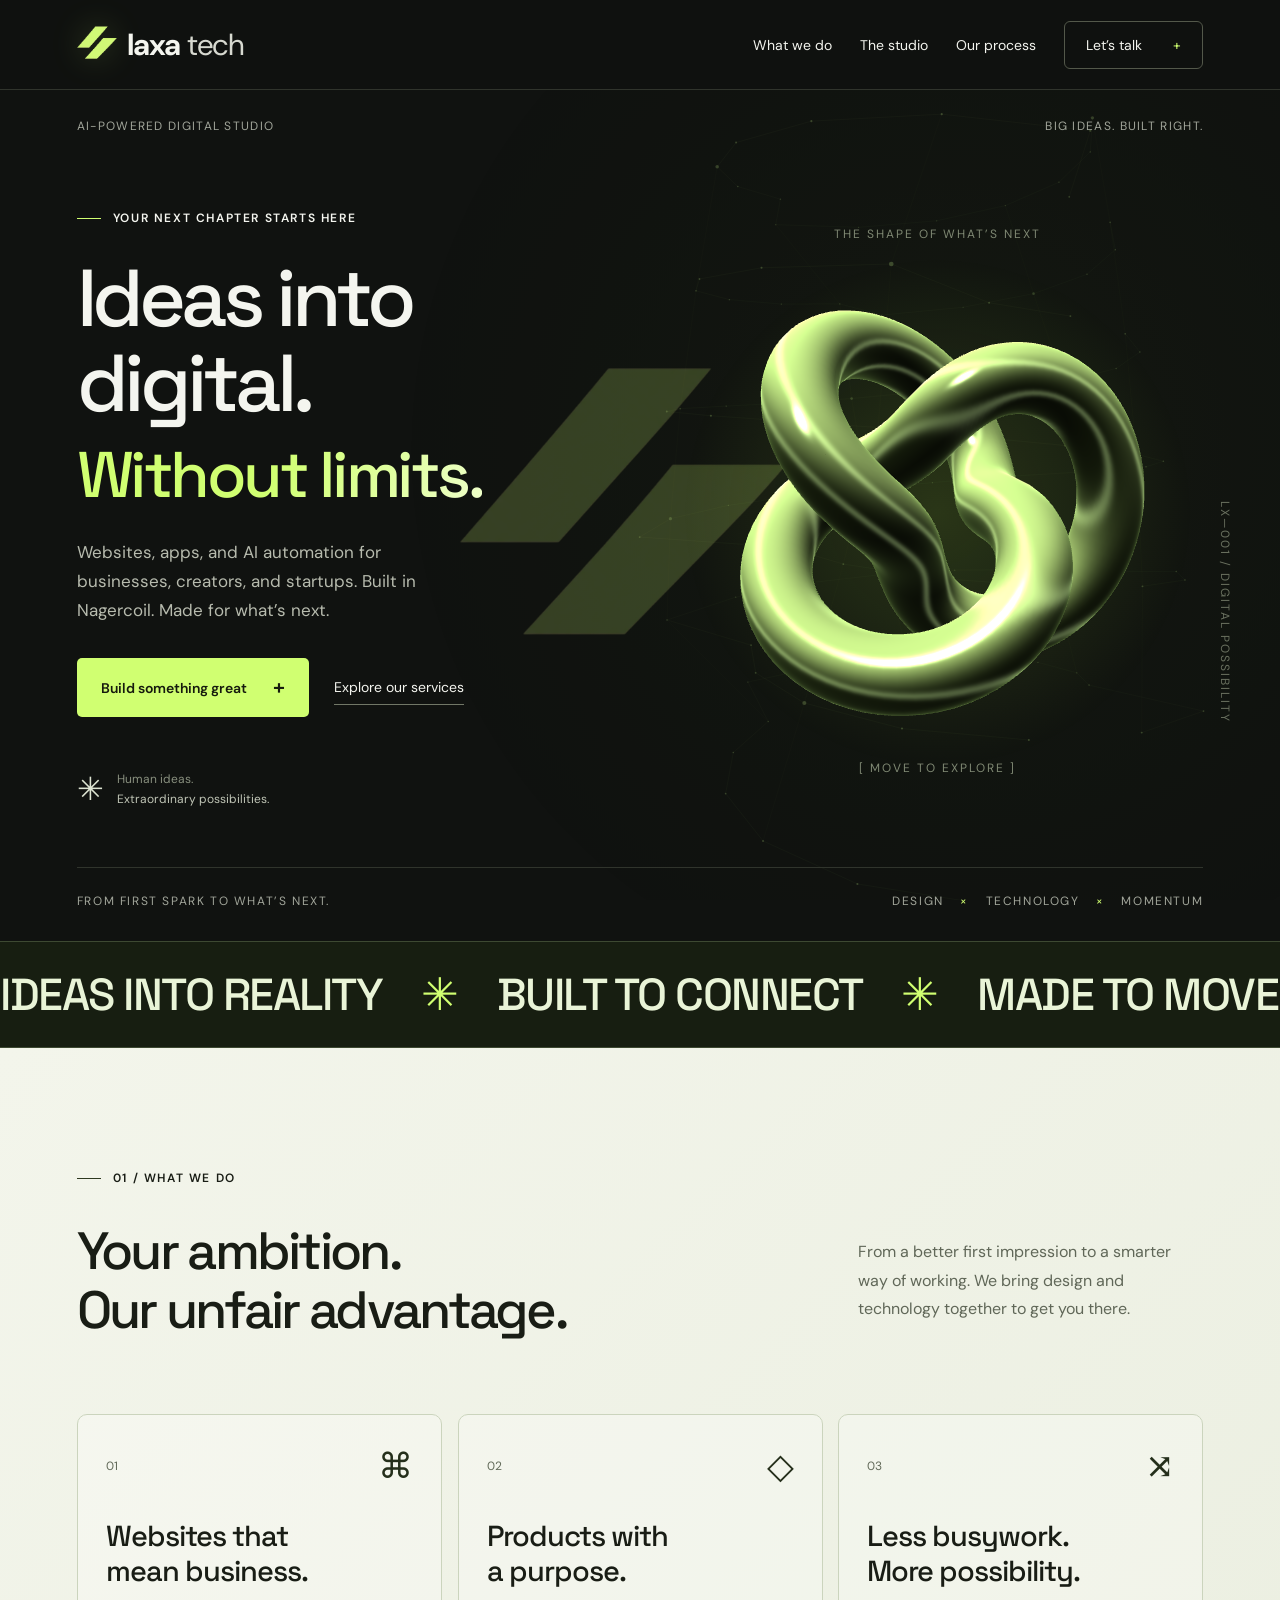
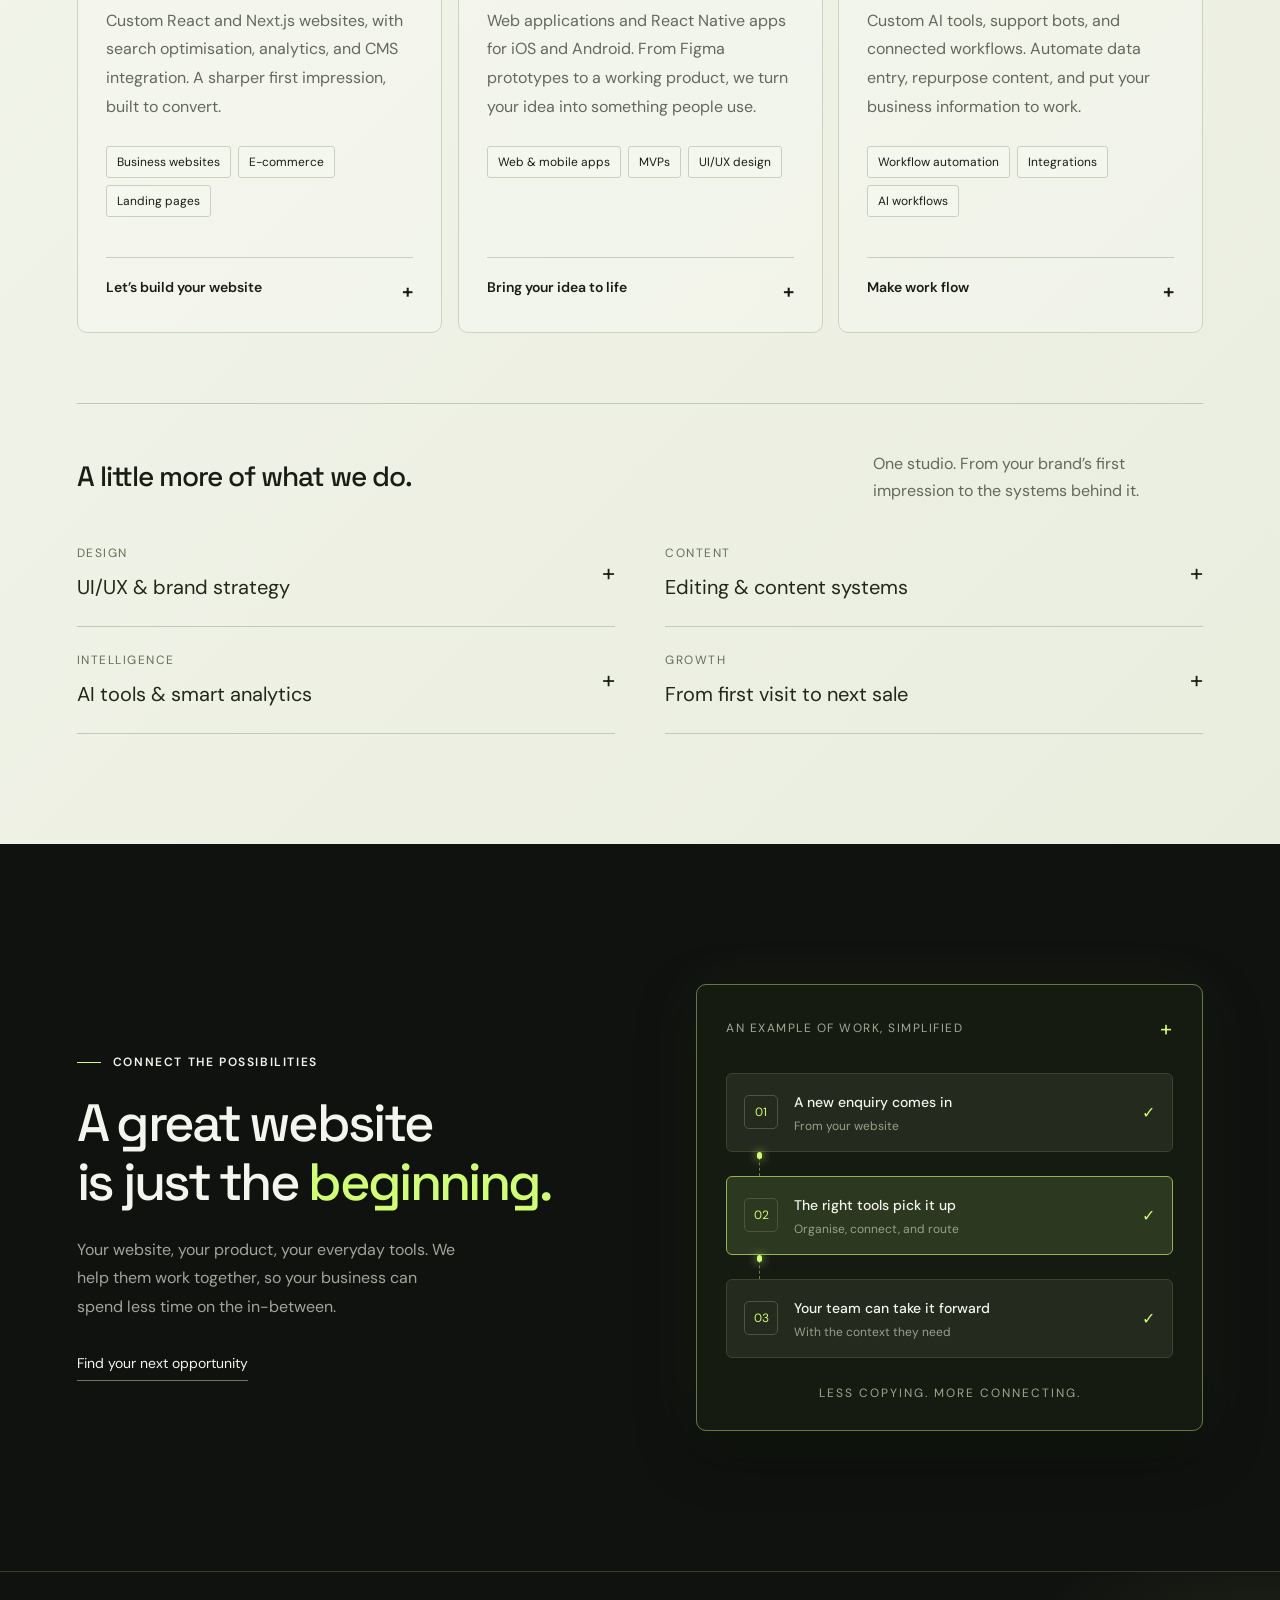
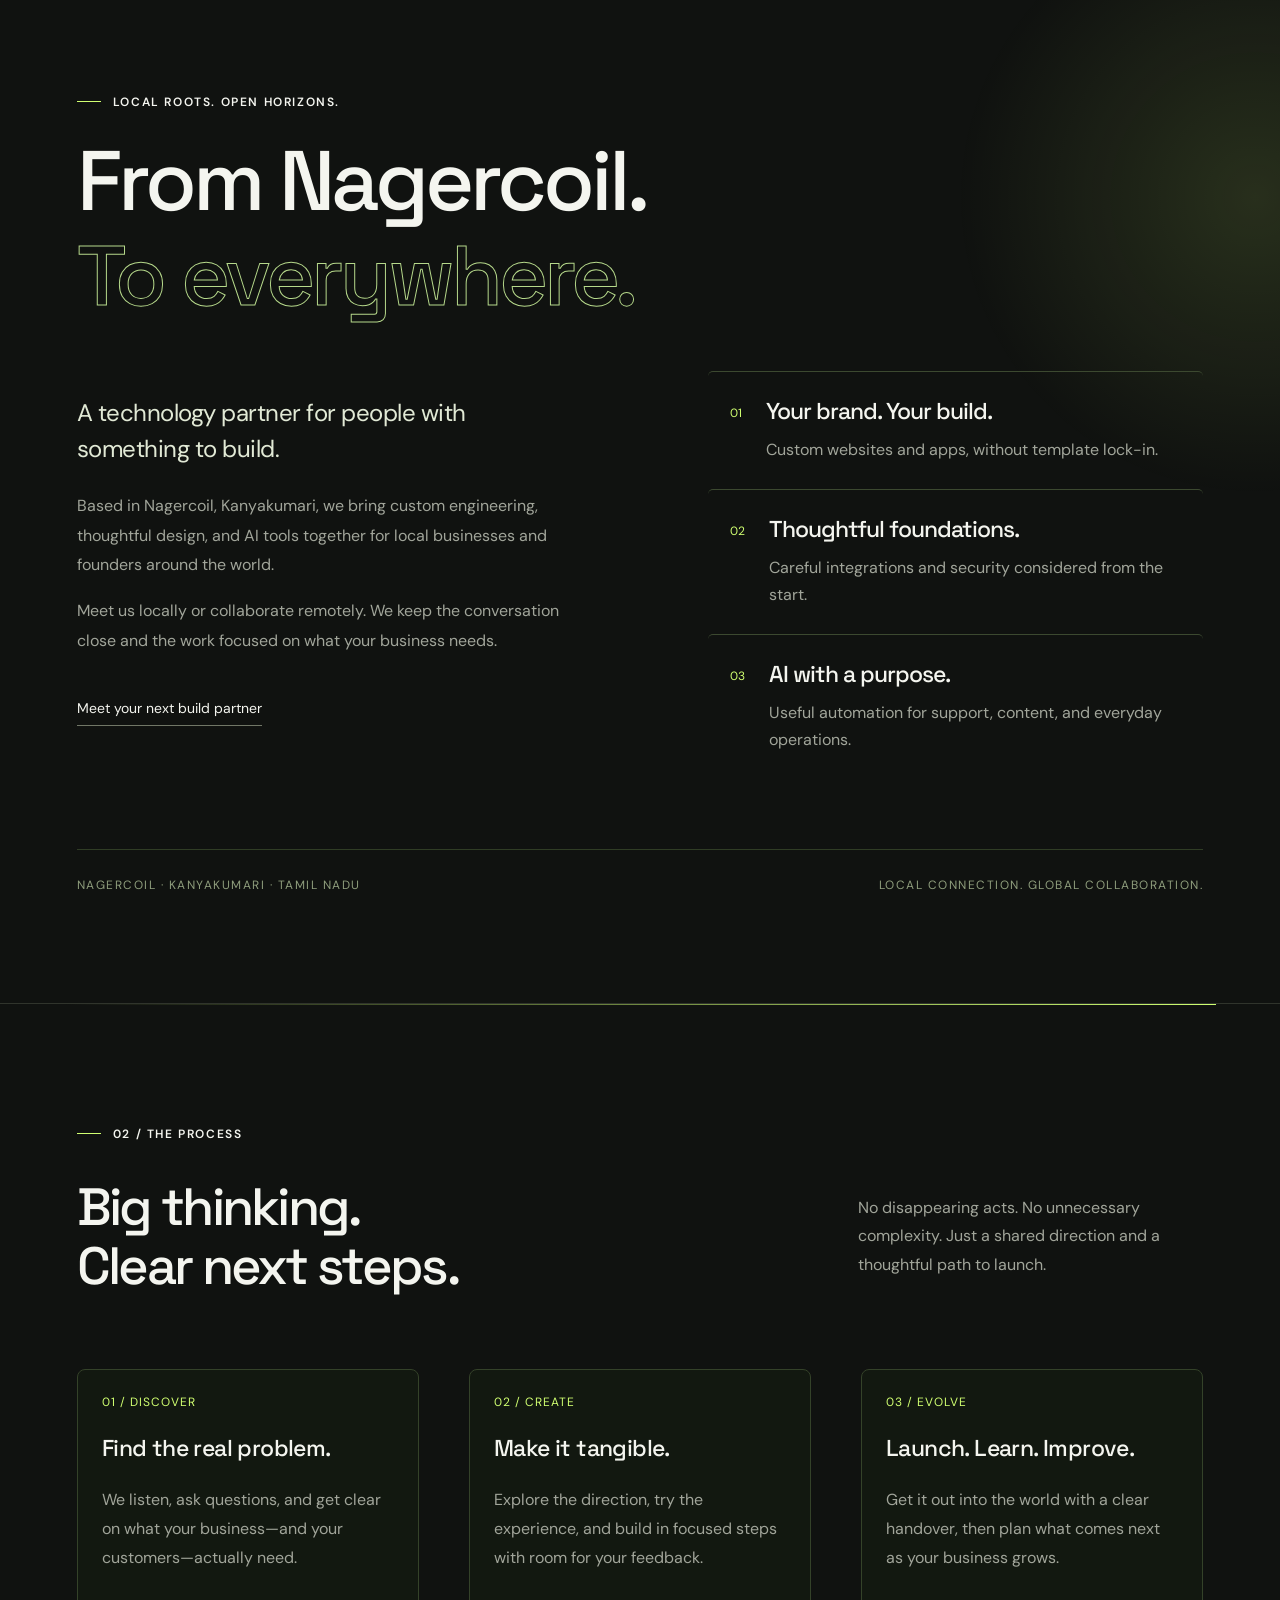
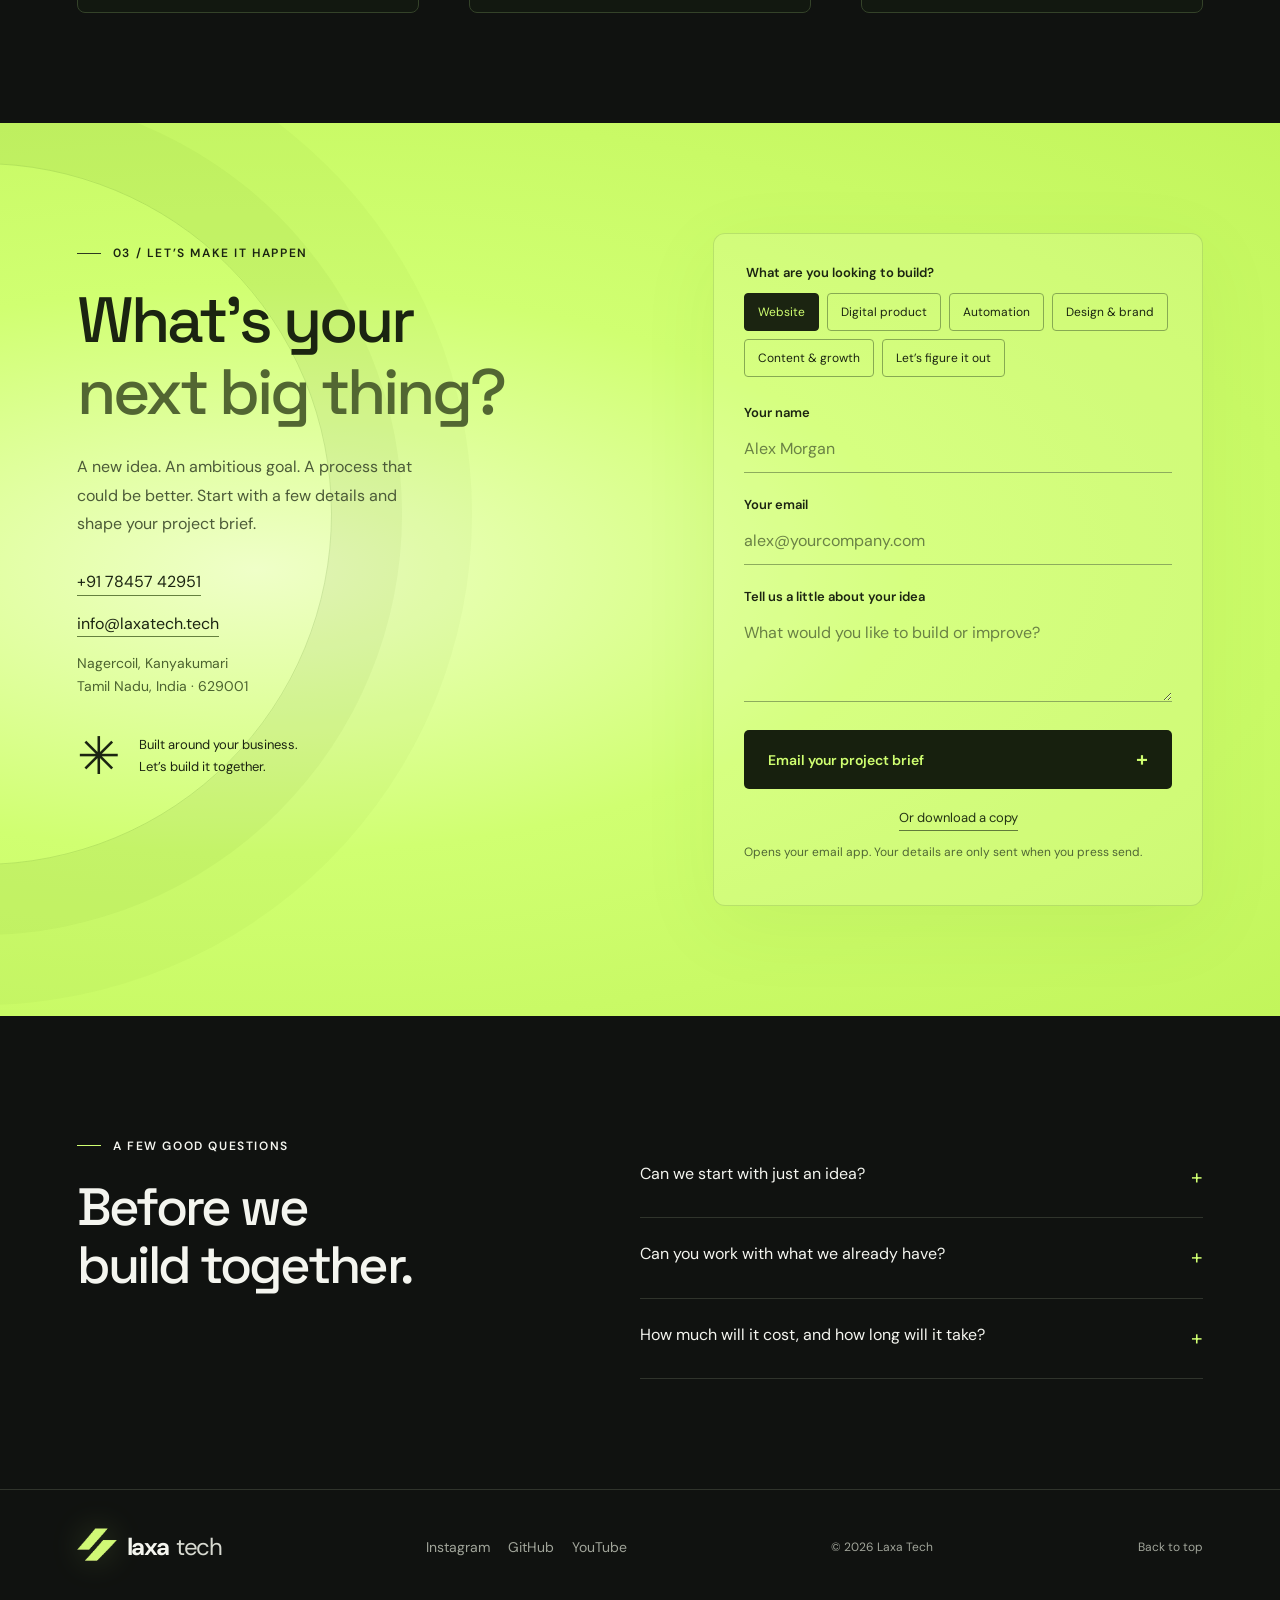
<file: index.html>
<!DOCTYPE html>
<html lang="en">
<head>
  <meta charset="utf-8"><meta name="viewport" content="width=device-width, initial-scale=1">
  <title>LaxaTech | Custom AI Web Development &amp; MVP Studio</title>
  <meta name="description" content="LaxaTech builds custom AI websites, web apps, and MVPs for ambitious founders and businesses. Start your next digital product in Nagercoil.">
  <link rel="canonical" href="https://laxatech.tech/">
  <meta name="robots" content="index,follow,max-image-preview:large">
  <meta name="theme-color" content="#101210">
  <meta property="og:type" content="website"><meta property="og:site_name" content="LaxaTech"><meta property="og:url" content="https://laxatech.tech/">
  <meta property="og:title" content="LaxaTech | Custom AI Web Development &amp; MVP Studio"><meta property="og:description" content="Custom AI websites, web apps, MVPs, and workflow automation for ambitious founders and businesses.">
  <meta property="og:locale" content="en_IN">
  <meta name="twitter:card" content="summary_large_image"><meta name="twitter:title" content="LaxaTech | Custom AI Web Development &amp; MVP Studio"><meta name="twitter:description" content="Custom AI websites, web apps, MVPs, and workflow automation for ambitious founders and businesses.">
  <link rel="preconnect" href="https://fonts.googleapis.com">
  <link rel="preconnect" href="https://fonts.gstatic.com" crossorigin>
  <link rel="icon" href="/favicon.ico" sizes="any">
  <link rel="icon" type="image/png" href="/icon.png" sizes="96x96">
  <link rel="apple-touch-icon" href="/apple-touch-icon.png" sizes="180x180">
  <link rel="shortcut icon" href="/favicon.ico">
  <script type="application/ld+json">
  {
    "@context": "https://schema.org",
    "@graph": [
      {
        "@type": "Organization",
        "@id": "https://laxatech.tech/#organization",
        "name": "LaxaTech",
        "url": "https://laxatech.tech/",
        "logo": "https://laxatech.tech/icon.png",
        "founder": {"@type": "Person", "name": "Jenish"},
        "sameAs": [
          "https://github.com/jenish-prog",
          "https://www.instagram.com/laxatech.tech/",
          "https://www.youtube.com/@Jenish.S"
        ]
      },
      {
        "@type": "ProfessionalService",
        "@id": "https://laxatech.tech/#professional-service",
        "name": "LaxaTech",
        "url": "https://laxatech.tech/",
        "description": "Custom AI web development, MVP development, and workflow automation studio based in Nagercoil, India.",
        "parentOrganization": {"@id": "https://laxatech.tech/#organization"},
        "areaServed": ["India", "Worldwide"],
        "address": {"@type": "PostalAddress", "addressLocality": "Nagercoil", "addressRegion": "Tamil Nadu", "addressCountry": "IN"},
        "telephone": "+91 78457 42951",
        "email": "info@laxatech.tech",
        "serviceType": ["Custom web development", "AI integration services", "MVP development", "Workflow automation"]
      }
    ]
  }
  </script>
  <link rel="stylesheet" href="style.css"><link rel="stylesheet" href="effects.css"><link rel="stylesheet" href="background-logo.css"><script src="effects.js" defer></script><script src="app.js" defer></script>
</head>
<body>
  <canvas id="ambient-field" aria-hidden="true"></canvas><div class="scroll-progress" aria-hidden="true"></div>
  <a class="skip" href="#main">Skip to content</a>
  <header class="header wrap"><a class="brand" href="#" aria-label="Laxa Tech home"><span class="brand-logo"><img src="bg%20logo.png" alt="Laxa Tech logo"></span>laxa<span class="brand-light">tech</span></a><nav aria-label="Main navigation"><a href="#services">What we do</a><a href="#studio">The studio</a><a href="#approach">Our process</a><a class="nav-cta" href="#start">Let’s talk <span class="tiny-cross" aria-hidden="true">+</span></a></nav></header>
  <main id="main">
  <section class="hero wrap" aria-labelledby="hero-title">
    <div class="hero-topline"><span>AI-POWERED DIGITAL STUDIO</span><span>BIG IDEAS. BUILT RIGHT.</span></div>
    <div class="hero-grid"><div class="hero-copy"><p class="eyebrow"><span class="line"></span> YOUR NEXT CHAPTER STARTS HERE</p><h1 id="hero-title">Ideas into<br>digital.<br><span class="accent">Without limits.</span></h1><p class="hero-description">Websites, apps, and AI automation for businesses, creators, and startups. Built in Nagercoil. Made for what’s next.</p><div class="hero-actions"><a class="button primary" href="#start">Build something great <span aria-hidden="true">+</span></a><a class="text-link" href="#services">Explore our services</a></div><div class="hero-note"><span class="mini-symbol" aria-hidden="true">✳</span><span>Human ideas.<br><strong>Extraordinary possibilities.</strong></span></div></div>
      <div class="scene" id="scene"><canvas id="sculpture" aria-label="Interactive rotating metallic 3D sculpture"></canvas><div class="scene-fallback" aria-hidden="true">L<span>×</span></div><span class="scene-label top">THE SHAPE OF WHAT’S NEXT</span><span class="scene-label bottom">[ MOVE TO EXPLORE ]</span><span class="scene-coord">LX—001 / DIGITAL POSSIBILITY</span></div>
    </div>
    <div class="hero-bottom"><span>FROM FIRST SPARK TO WHAT’S NEXT.</span><span>DESIGN <b>×</b> TECHNOLOGY <b>×</b> MOMENTUM</span></div>
  </section>
  <div class="kinetic-band" aria-hidden="true"><div class="kinetic-track"><span>IDEAS INTO REALITY <i>✳</i> BUILT TO CONNECT <i>✳</i> MADE TO MOVE <i>✳</i>&nbsp;</span><span>IDEAS INTO REALITY <i>✳</i> BUILT TO CONNECT <i>✳</i> MADE TO MOVE <i>✳</i>&nbsp;</span></div></div>
  <section id="services" class="services section"><div class="wrap">
    <div class="section-heading"><p class="eyebrow dark"><span class="line"></span> 01 / WHAT WE DO</p><div class="section-intro"><h2>Your ambition.<br>Our unfair advantage.</h2><p>From a better first impression to a smarter way of working. We bring design and technology together to get you there.</p></div></div>
    <div class="service-grid">
      <article class="service"><div class="service-meta"><span>01</span><span class="service-icon" aria-hidden="true">⌘</span></div><h3>Websites that<br>mean business.</h3><p>Custom React and Next.js websites, with search optimisation, analytics, and CMS integration. A sharper first impression, built to convert.</p><ul class="tags"><li>Business websites</li><li>E-commerce</li><li>Landing pages</li></ul><a href="#start" data-service="Website" class="service-link">Let’s build your website <span aria-hidden="true">+</span></a></article>
      <article class="service"><div class="service-meta"><span>02</span><span class="service-icon" aria-hidden="true">◇</span></div><h3>Products with<br>a purpose.</h3><p>Web applications and React Native apps for iOS and Android. From Figma prototypes to a working product, we turn your idea into something people use.</p><ul class="tags"><li>Web & mobile apps</li><li>MVPs</li><li>UI/UX design</li></ul><a href="#start" data-service="Digital product" class="service-link">Bring your idea to life <span aria-hidden="true">+</span></a></article>
      <article class="service"><div class="service-meta"><span>03</span><span class="service-icon" aria-hidden="true">⤨</span></div><h3>Less busywork.<br>More possibility.</h3><p>Custom AI tools, support bots, and connected workflows. Automate data entry, repurpose content, and put your business information to work.</p><ul class="tags"><li>Workflow automation</li><li>Integrations</li><li>AI workflows</li></ul><a href="#start" data-service="Automation" class="service-link">Make work flow <span aria-hidden="true">+</span></a></article>
    </div>
    <div class="expertise"><div class="expertise-heading"><h3>A little more of what we do.</h3><p>One studio. From your brand’s first impression to the systems behind it.</p></div><div class="expertise-grid">
    <details><summary><span><small>DESIGN</small>UI/UX & brand strategy</span><b aria-hidden="true">+</b></summary><p>Shape a clear identity with positioning, a brand book, and a visual language. Validate your product with Figma prototypes and reusable design systems.</p><a href="#start" data-service="Design & brand">Shape your brand</a></details>
    <details><summary><span><small>CONTENT</small>Editing & content systems</span><b aria-hidden="true">+</b></summary><p>Story-led editing for YouTube and Reels, plus AI pipelines that turn your videos into blog posts, social content, and newsletters.</p><a href="#start" data-service="Content & growth">Create your content system</a></details>
    <details><summary><span><small>INTELLIGENCE</small>AI tools & smart analytics</span><b aria-hidden="true">+</b></summary><p>Connect OpenAI or Gemini to useful workflows, extract information from your data, and build dashboards that help your team make better decisions.</p><a href="#start" data-service="Automation">Explore AI for your business</a></details>
    <details><summary><span><small>GROWTH</small>From first visit to next sale</span><b aria-hidden="true">+</b></summary><p>Bring landing pages, email sequences, and payments together in a connected customer journey that is easier to manage and improve.</p><a href="#start" data-service="Content & growth">Connect your customer journey</a></details>
    </div></div></div>
  </section>
  <section class="possibility section wrap"><div class="possibility-copy"><p class="eyebrow"><span class="line"></span> CONNECT THE POSSIBILITIES</p><h2>A great website<br>is just the <span class="accent-word">beginning.</span></h2><p>Your website, your product, your everyday tools. We help them work together, so your business can spend less time on the in-between.</p><a href="#start" data-service="Automation" class="text-link">Find your next opportunity</a></div><div class="workflow" aria-label="Example connected workflow"><div class="workflow-top"><span>AN EXAMPLE OF WORK, SIMPLIFIED</span><span class="workflow-plus" aria-hidden="true">+</span></div><div class="flow-node"><span class="node-icon">01</span><div><strong>A new enquiry comes in</strong><small>From your website</small></div><span class="node-check" aria-hidden="true">✓</span></div><div class="flow-connector" aria-hidden="true"></div><div class="flow-node featured"><span class="node-icon">02</span><div><strong>The right tools pick it up</strong><small>Organise, connect, and route</small></div><span class="node-check" aria-hidden="true">✓</span></div><div class="flow-connector" aria-hidden="true"></div><div class="flow-node"><span class="node-icon">03</span><div><strong>Your team can take it forward</strong><small>With the context they need</small></div><span class="node-check" aria-hidden="true">✓</span></div><p class="workflow-caption">LESS COPYING. MORE CONNECTING.</p></div></section>

  <section id="studio" class="studio section wrap"><div class="studio-heading"><p class="eyebrow"><span class="line"></span> LOCAL ROOTS. OPEN HORIZONS.</p><h2>From Nagercoil.<br><span class="outline-text">To everywhere.</span></h2></div><div class="studio-grid"><div class="studio-copy"><p class="large-copy">A technology partner for people with something to build.</p><p>Based in Nagercoil, Kanyakumari, we bring custom engineering, thoughtful design, and AI tools together for local businesses and founders around the world.</p><p>Meet us locally or collaborate remotely. We keep the conversation close and the work focused on what your business needs.</p><a class="text-link" href="#start">Meet your next build partner</a></div><div class="studio-principles"><article><span>01</span><div><h3>Your brand. Your build.</h3><p>Custom websites and apps, without template lock-in.</p></div></article><article><span>02</span><div><h3>Thoughtful foundations.</h3><p>Careful integrations and security considered from the start.</p></div></article><article><span>03</span><div><h3>AI with a purpose.</h3><p>Useful automation for support, content, and everyday operations.</p></div></article></div></div><div class="studio-coordinate"><span>NAGERCOIL · KANYAKUMARI · TAMIL NADU</span><span>LOCAL CONNECTION. GLOBAL COLLABORATION.</span></div></section>
  <section id="approach" class="approach section wrap"><div class="section-heading"><p class="eyebrow"><span class="line"></span> 02 / THE PROCESS</p><div class="section-intro"><h2>Big thinking.<br>Clear next steps.</h2><p>No disappearing acts. No unnecessary complexity. Just a shared direction and a thoughtful path to launch.</p></div></div><div class="process-grid"><article><span class="process-number">01 / DISCOVER</span><h3>Find the real problem.</h3><p>We listen, ask questions, and get clear on what your business—and your customers—actually need.</p></article><article><span class="process-number">02 / CREATE</span><h3>Make it tangible.</h3><p>Explore the direction, try the experience, and build in focused steps with room for your feedback.</p></article><article><span class="process-number">03 / EVOLVE</span><h3>Launch. Learn. Improve.</h3><p>Get it out into the world with a clear handover, then plan what comes next as your business grows.</p></article></div></section>
  <section id="start" class="contact section"><div class="wrap contact-grid"><div class="contact-copy"><p class="eyebrow dark"><span class="line"></span> 03 / LET’S MAKE IT HAPPEN</p><h2>What’s your<br><span>next big thing?</span></h2><p>A new idea. An ambitious goal. A process that could be better. Start with a few details and shape your project brief.</p><address class="contact-details"><a href="tel:+917845742951">+91 78457 42951</a><a href="mailto:info@laxatech.tech">info@laxatech.tech</a><span>Nagercoil, Kanyakumari<br>Tamil Nadu, India · 629001</span></address><div class="contact-signoff"><span aria-hidden="true">✳</span><p>Built around your business.<br>Let’s build it together.</p></div></div><form id="brief-form"><fieldset><legend>What are you looking to build?</legend><div class="service-choices"><label><input type="radio" name="service" value="Website" checked><span>Website</span></label><label><input type="radio" name="service" value="Digital product"><span>Digital product</span></label><label><input type="radio" name="service" value="Automation"><span>Automation</span></label><label><input type="radio" name="service" value="Design & brand"><span>Design & brand</span></label><label><input type="radio" name="service" value="Content & growth"><span>Content & growth</span></label><label><input type="radio" name="service" value="Let’s figure it out"><span>Let’s figure it out</span></label></div></fieldset><label class="field-label" for="name">Your name</label><input id="name" name="name" autocomplete="name" placeholder="Alex Morgan" required maxlength="100"><label class="field-label" for="email">Your email</label><input id="email" name="email" type="email" autocomplete="email" placeholder="alex@yourcompany.com" required maxlength="200"><label class="field-label" for="idea">Tell us a little about your idea</label><textarea id="idea" name="idea" rows="3" placeholder="What would you like to build or improve?" required maxlength="4000"></textarea><button class="button dark-button" type="submit">Email your project brief <span aria-hidden="true">+</span></button><button class="download-brief" type="submit" data-action="download">Or download a copy</button><p class="form-note">Opens your email app. Your details are only sent when you press send.</p><p id="form-status" role="status" aria-live="polite"></p></form></div></section>
  <section class="faq section wrap"><div><p class="eyebrow"><span class="line"></span> A FEW GOOD QUESTIONS</p><h2>Before we<br>build together.</h2></div><div class="questions"><details><summary>Can we start with just an idea?<span aria-hidden="true">+</span></summary><p>Absolutely. Bring the problem you want to solve or the opportunity you see. We can help turn that into a clear scope and a practical first version.</p></details><details><summary>Can you work with what we already have?<span aria-hidden="true">+</span></summary><p>Yes. A project can begin with an existing website, product, or set of business tools. We start by understanding what works and where things could be better.</p></details><details><summary>How much will it cost, and how long will it take?<span aria-hidden="true">+</span></summary><p>That depends on the scope, the complexity, and what is already in place. We define the deliverables, timeline, and cost with you before the build begins.</p></details></div></section>
  </main>
  <footer class="wrap footer"><a class="brand" href="#"><span class="brand-logo"><img src="bg%20logo.png" alt="Laxa Tech logo"></span>laxa<span class="brand-light">tech</span></a><nav class="social-links" aria-label="Social profiles"><a href="https://www.instagram.com/laxatech.tech/" target="_blank" rel="noopener noreferrer">Instagram</a><a href="https://github.com/jenish-prog" target="_blank" rel="noopener noreferrer">GitHub</a><a href="https://www.youtube.com/@Jenish.S" target="_blank" rel="noopener noreferrer">YouTube</a></nav><span>© <span id="year">2026</span> Laxa Tech</span><a href="#">Back to top</a></footer>
</body></html>
</file>
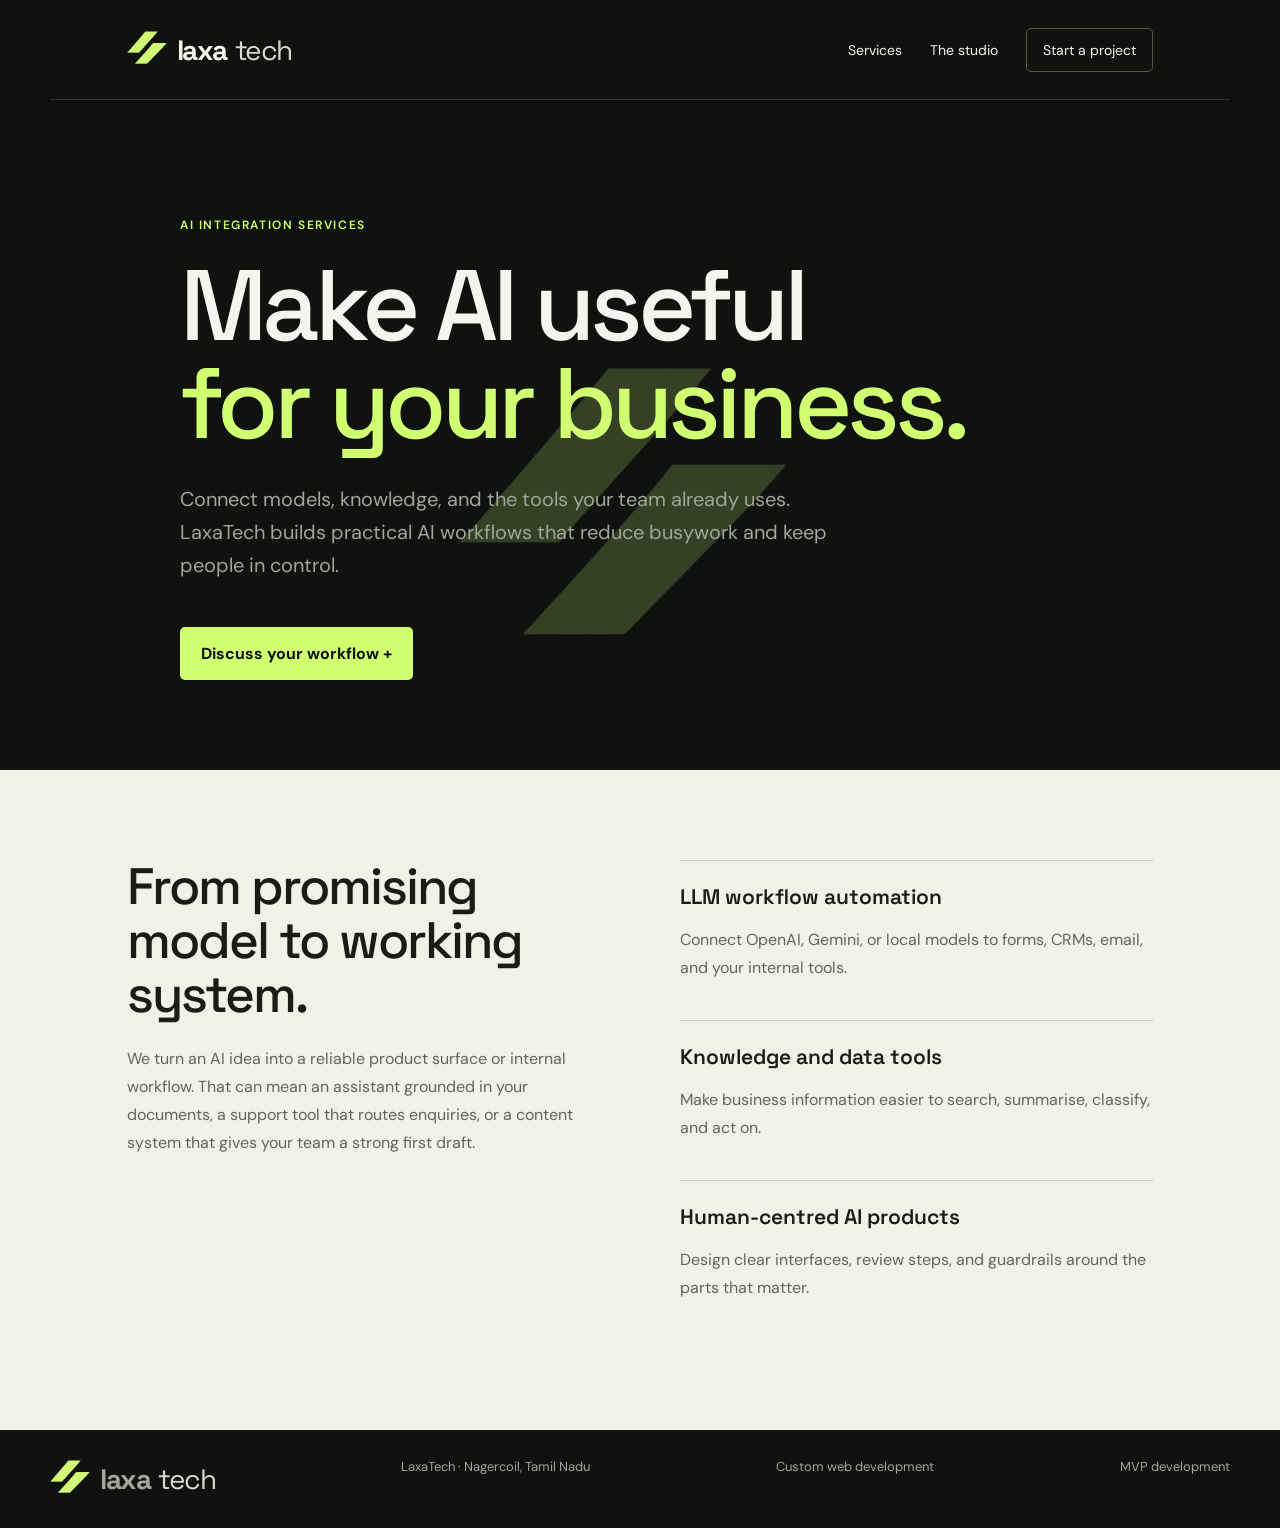
<file: ai-integration-services/index.html>
<!DOCTYPE html>
<html lang="en">
<head>
  <meta charset="utf-8"><meta name="viewport" content="width=device-width, initial-scale=1">
  <title>AI Integration Services for Business | LaxaTech</title>
  <meta name="description" content="LaxaTech connects AI models, business data, and everyday tools into useful workflows, assistants, and automations for growing teams.">
  <link rel="canonical" href="https://laxatech.tech/ai-integration-services">
  <meta name="robots" content="index,follow">
  <link rel="stylesheet" href="../service-page.css"><link rel="stylesheet" href="../background-logo.css">
  <script type="application/ld+json">{"@context":"https://schema.org","@type":"Service","name":"AI integration services","provider":{"@type":"Organization","name":"LaxaTech","url":"https://laxatech.tech/"},"serviceType":"AI integration services","areaServed":"Worldwide"}</script>
</head>
<body>
  <header class="header wrap"><a class="brand" href="../"><span class="brand-logo"><img src="../bg%20logo.png" alt="Laxa Tech logo"></span>laxa<span class="brand-light">tech</span></a><nav aria-label="Main navigation"><a href="../#services">Services</a><a href="../#studio">The studio</a><a class="cta" href="../#start">Start a project</a></nav></header>
  <main>
    <section class="hero wrap"><p class="eyebrow">AI INTEGRATION SERVICES</p><h1>Make AI useful<br><span>for your business.</span></h1><p class="lede">Connect models, knowledge, and the tools your team already uses. LaxaTech builds practical AI workflows that reduce busywork and keep people in control.</p><a class="button" href="../#start">Discuss your workflow +</a></section>
    <section class="content"><div class="wrap content-grid"><div><h2>From promising model to working system.</h2><p>We turn an AI idea into a reliable product surface or internal workflow. That can mean an assistant grounded in your documents, a support tool that routes enquiries, or a content system that gives your team a strong first draft.</p></div><div><div class="feature"><h3>LLM workflow automation</h3><p>Connect OpenAI, Gemini, or local models to forms, CRMs, email, and your internal tools.</p></div><div class="feature"><h3>Knowledge and data tools</h3><p>Make business information easier to search, summarise, classify, and act on.</p></div><div class="feature"><h3>Human-centred AI products</h3><p>Design clear interfaces, review steps, and guardrails around the parts that matter.</p></div></div></div></section>
  </main>
  <footer class="footer wrap"><a class="brand" href="../"><span class="brand-logo"><img src="../bg%20logo.png" alt="Laxa Tech logo"></span>laxa<span class="brand-light">tech</span></a><span>LaxaTech · Nagercoil, Tamil Nadu</span><a href="../custom-web-development">Custom web development</a><a href="../mvp-development">MVP development</a></footer>
</body>
</html>
</file>
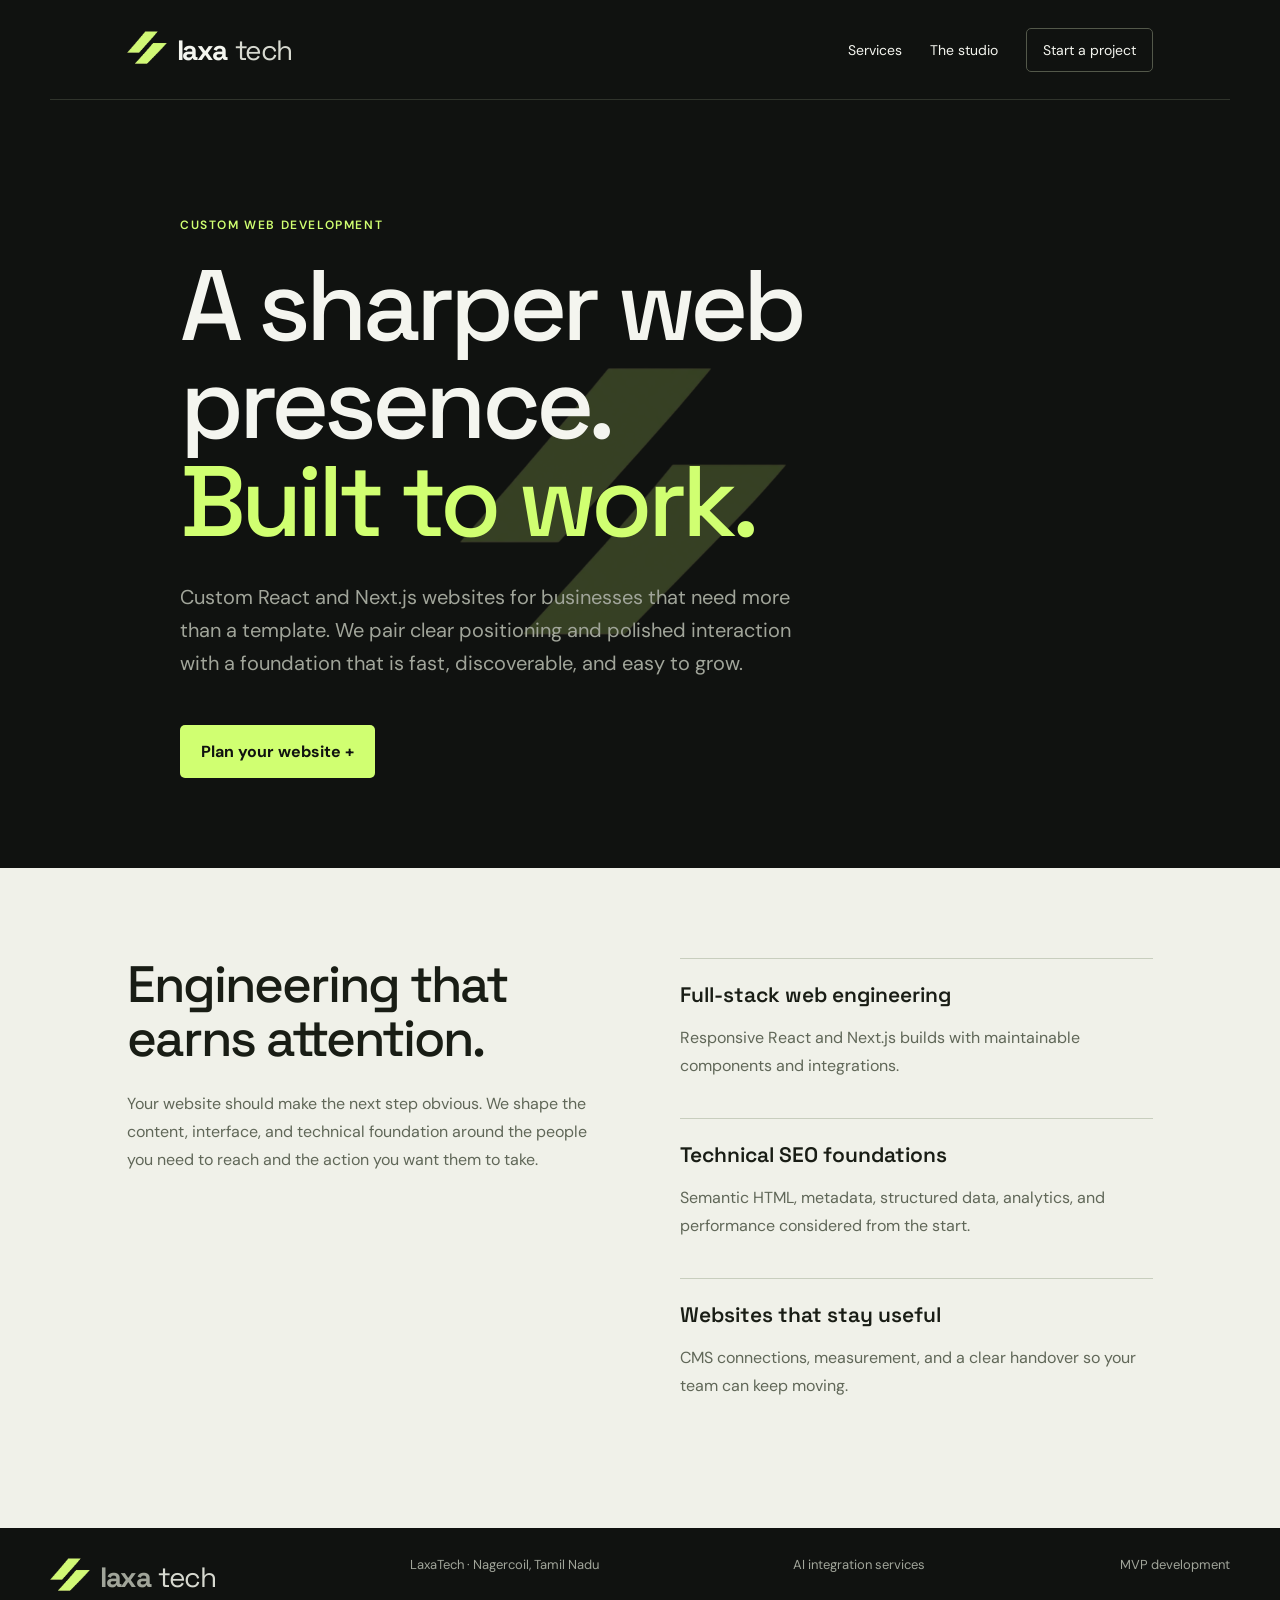
<file: custom-web-development/index.html>
<!DOCTYPE html>
<html lang="en">
<head>
  <meta charset="utf-8"><meta name="viewport" content="width=device-width, initial-scale=1">
  <title>Custom Web Development Studio | LaxaTech</title>
  <meta name="description" content="LaxaTech builds fast, accessible custom websites and web applications with thoughtful UX, technical SEO, analytics, and CMS integrations.">
  <link rel="canonical" href="https://laxatech.tech/custom-web-development">
  <meta name="robots" content="index,follow">
  <link rel="stylesheet" href="../service-page.css"><link rel="stylesheet" href="../background-logo.css">
  <script type="application/ld+json">{"@context":"https://schema.org","@type":"Service","name":"Custom web development","provider":{"@type":"Organization","name":"LaxaTech","url":"https://laxatech.tech/"},"serviceType":"Custom web development","areaServed":"Worldwide"}</script>
</head>
<body>
  <header class="header wrap"><a class="brand" href="../"><span class="brand-logo"><img src="../bg%20logo.png" alt="Laxa Tech logo"></span>laxa<span class="brand-light">tech</span></a><nav aria-label="Main navigation"><a href="../#services">Services</a><a href="../#studio">The studio</a><a class="cta" href="../#start">Start a project</a></nav></header>
  <main>
    <section class="hero wrap"><p class="eyebrow">CUSTOM WEB DEVELOPMENT</p><h1>A sharper web presence.<br><span>Built to work.</span></h1><p class="lede">Custom React and Next.js websites for businesses that need more than a template. We pair clear positioning and polished interaction with a foundation that is fast, discoverable, and easy to grow.</p><a class="button" href="../#start">Plan your website +</a></section>
    <section class="content"><div class="wrap content-grid"><div><h2>Engineering that earns attention.</h2><p>Your website should make the next step obvious. We shape the content, interface, and technical foundation around the people you need to reach and the action you want them to take.</p></div><div><div class="feature"><h3>Full-stack web engineering</h3><p>Responsive React and Next.js builds with maintainable components and integrations.</p></div><div class="feature"><h3>Technical SEO foundations</h3><p>Semantic HTML, metadata, structured data, analytics, and performance considered from the start.</p></div><div class="feature"><h3>Websites that stay useful</h3><p>CMS connections, measurement, and a clear handover so your team can keep moving.</p></div></div></div></section>
  </main>
  <footer class="footer wrap"><a class="brand" href="../"><span class="brand-logo"><img src="../bg%20logo.png" alt="Laxa Tech logo"></span>laxa<span class="brand-light">tech</span></a><span>LaxaTech · Nagercoil, Tamil Nadu</span><a href="../ai-integration-services">AI integration services</a><a href="../mvp-development">MVP development</a></footer>
</body>
</html>
</file>
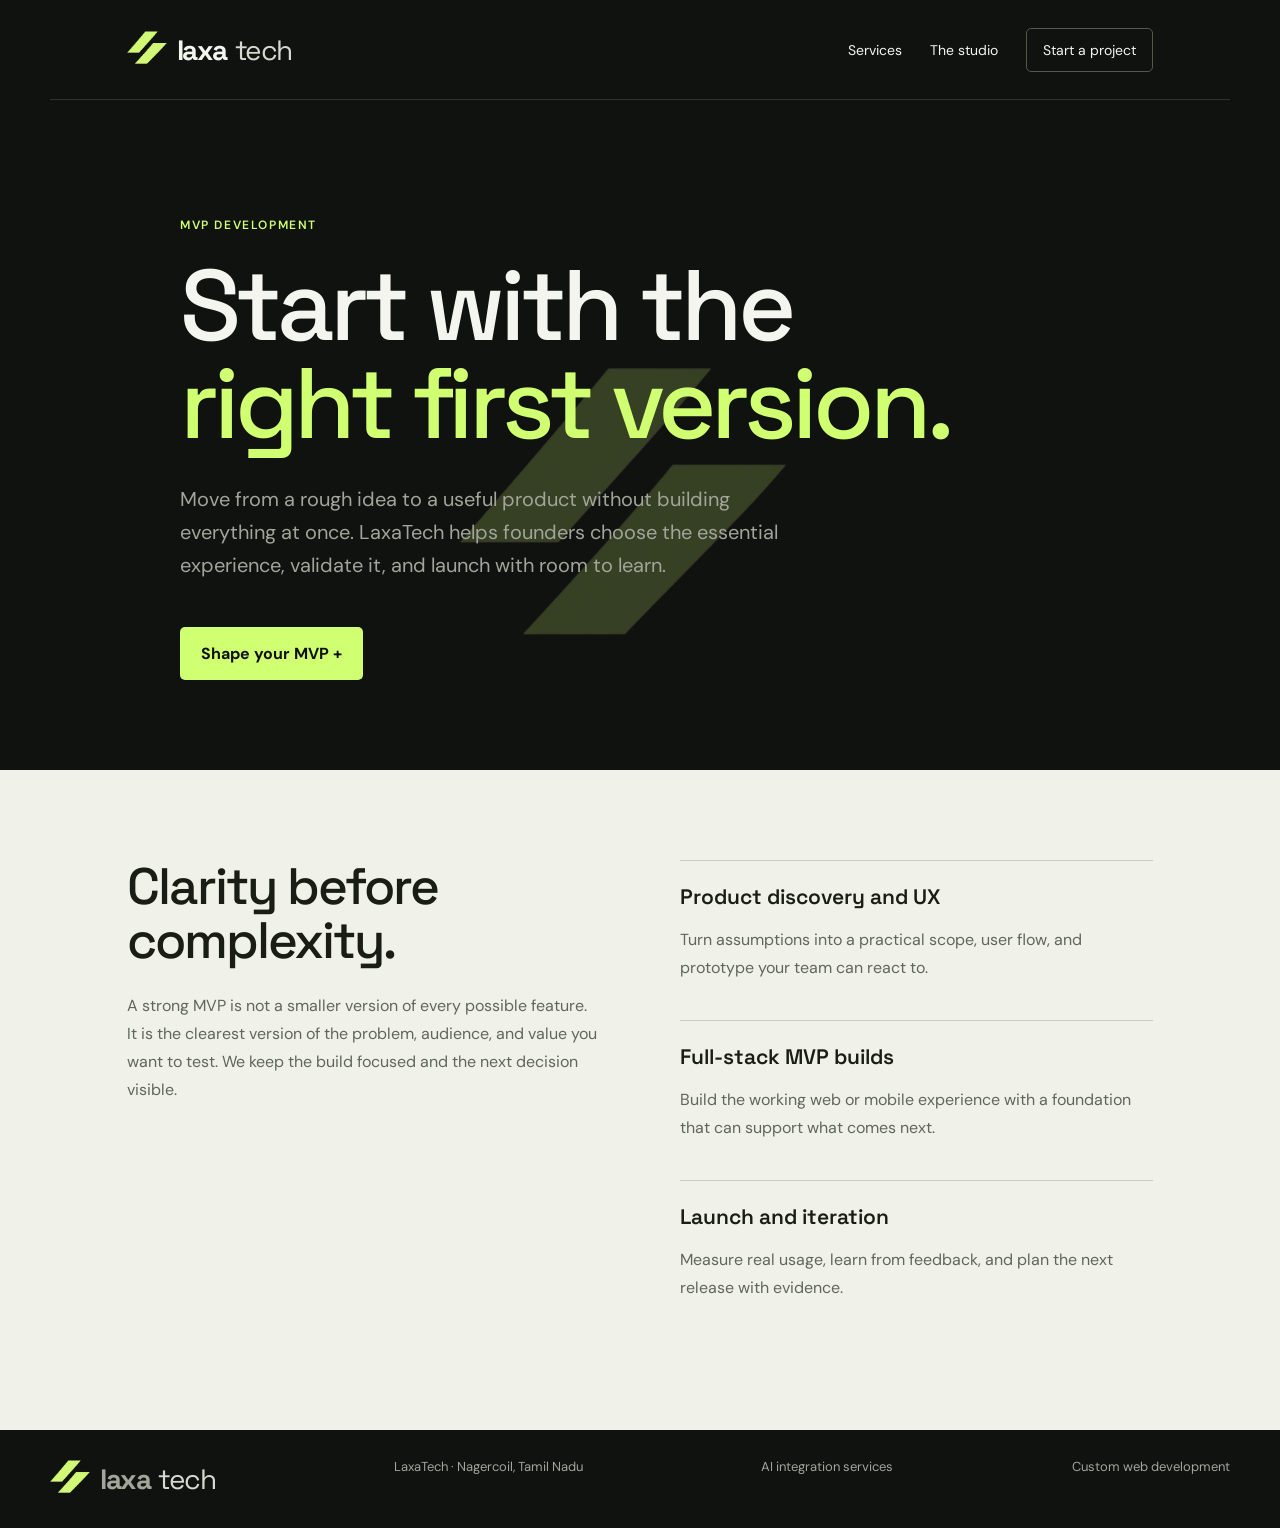
<file: mvp-development/index.html>
<!DOCTYPE html>
<html lang="en">
<head>
  <meta charset="utf-8"><meta name="viewport" content="width=device-width, initial-scale=1">
  <title>MVP Development Studio for Startups | LaxaTech</title>
  <meta name="description" content="LaxaTech helps founders turn product ideas into focused MVPs with UX strategy, full-stack development, and a clear path from prototype to launch.">
  <link rel="canonical" href="https://laxatech.tech/mvp-development">
  <meta name="robots" content="index,follow">
  <link rel="stylesheet" href="../service-page.css"><link rel="stylesheet" href="../background-logo.css">
  <script type="application/ld+json">{"@context":"https://schema.org","@type":"Service","name":"MVP development","provider":{"@type":"Organization","name":"LaxaTech","url":"https://laxatech.tech/"},"serviceType":"MVP development","areaServed":"Worldwide"}</script>
</head>
<body>
  <header class="header wrap"><a class="brand" href="../"><span class="brand-logo"><img src="../bg%20logo.png" alt="Laxa Tech logo"></span>laxa<span class="brand-light">tech</span></a><nav aria-label="Main navigation"><a href="../#services">Services</a><a href="../#studio">The studio</a><a class="cta" href="../#start">Start a project</a></nav></header>
  <main>
    <section class="hero wrap"><p class="eyebrow">MVP DEVELOPMENT</p><h1>Start with the<br><span>right first version.</span></h1><p class="lede">Move from a rough idea to a useful product without building everything at once. LaxaTech helps founders choose the essential experience, validate it, and launch with room to learn.</p><a class="button" href="../#start">Shape your MVP +</a></section>
    <section class="content"><div class="wrap content-grid"><div><h2>Clarity before complexity.</h2><p>A strong MVP is not a smaller version of every possible feature. It is the clearest version of the problem, audience, and value you want to test. We keep the build focused and the next decision visible.</p></div><div><div class="feature"><h3>Product discovery and UX</h3><p>Turn assumptions into a practical scope, user flow, and prototype your team can react to.</p></div><div class="feature"><h3>Full-stack MVP builds</h3><p>Build the working web or mobile experience with a foundation that can support what comes next.</p></div><div class="feature"><h3>Launch and iteration</h3><p>Measure real usage, learn from feedback, and plan the next release with evidence.</p></div></div></div></section>
  </main>
  <footer class="footer wrap"><a class="brand" href="../"><span class="brand-logo"><img src="../bg%20logo.png" alt="Laxa Tech logo"></span>laxa<span class="brand-light">tech</span></a><span>LaxaTech · Nagercoil, Tamil Nadu</span><a href="../ai-integration-services">AI integration services</a><a href="../custom-web-development">Custom web development</a></footer>
</body>
</html>
</file>
<file: style.css>
@import url('https://fonts.googleapis.com/css2?family=DM+Sans:wght@400;450;500;550;600;650;700&family=Space+Grotesk:wght@400;500;600;700&display=swap');
:root{color-scheme:dark;--bg:#101210;--text:#f4f5ef;--muted:#a1a59a;--lime:#d0ff71;--line:#30342c;--font:'DM Sans',Arial,sans-serif}*{box-sizing:border-box}html{scroll-behavior:smooth;scroll-padding-top:35px}body{margin:0;background:var(--bg);color:var(--text);font-family:var(--font);font-size:16px;-webkit-font-smoothing:antialiased}a{color:inherit;text-decoration:none}button,input,textarea,select{font:inherit}button,a,input,textarea,select{-webkit-tap-highlight-color:transparent}a:focus-visible,button:focus-visible,input:focus-visible,textarea:focus-visible,select:focus-visible,summary:focus-visible{outline:2px solid var(--lime);outline-offset:6px}button{cursor:pointer}::selection{background:var(--lime);color:var(--bg)}.wrap{max-width:1480px;margin:auto;padding-left:6%;padding-right:6%}.header{height:116px;display:flex;align-items:center;justify-content:space-between;gap:24px;border-bottom:1px solid var(--line)}.brand{display:inline-flex;align-items:center;gap:10px;font-size:30px;letter-spacing:-1.6px;font-weight:700;line-height:1;white-space:nowrap}.brand-light{font-weight:400;color:#d7d9d0}.brand-dot{font-size:12px;align-self:flex-start;margin:6px 0 0 5px;letter-spacing:0}.brand-logo{display:block;width:42px;height:42px;object-fit:contain;flex-shrink:0;filter:drop-shadow(0 0 16px rgba(208,255,113,.22))}.header nav{display:flex;align-items:center;gap:40px;font-size:14px;margin-left:auto}.header nav>a:hover{color:var(--lime)}.nav-cta{border:1px solid #53584a;border-radius:6px;padding:14px 21px}.tiny-cross{margin-left:27px;color:var(--lime)}.hero-topline{display:flex;justify-content:space-between;padding-top:28px;font-size:12px;letter-spacing:1.3px;color:var(--muted)}.hero-grid{display:grid;grid-template-columns:1.12fr 1fr;align-items:center;min-height:680px}.hero-copy{padding:64px 0 52px;position:relative;z-index:1}.eyebrow{font-size:12px;font-weight:600;letter-spacing:1.6px;display:flex;align-items:center;gap:12px}.line{display:inline-block;background:var(--lime);height:1px;width:24px}h1{font-family:'Space Grotesk',var(--font);font-size:clamp(58px,6.3vw,96px);font-weight:500;letter-spacing:-5px;line-height:1.06;margin:30px 0 26px}.accent{color:var(--lime);font-size:.8em;letter-spacing:-3.5px;white-space:nowrap}.hero-description{max-width:400px;color:#b7bbae;line-height:1.7;font-size:17px}.hero-actions{display:flex;align-items:center;gap:25px;margin-top:33px;flex-wrap:wrap}.button{border:0;padding:19px 24px;border-radius:5px;display:inline-flex;gap:26px;align-items:center;justify-content:center;font-size:14px;font-weight:600;transition:transform .2s,background .2s}.button:hover{transform:translateY(-3px)}.primary{background:var(--lime);color:#151a0d}.primary:hover{background:#e0ff9d}.button span{font-size:21px;line-height:1}.text-link{font-size:14px;border-bottom:1px solid #717767;padding:8px 0}.text-link:hover{color:var(--lime)}.hero-note{display:flex;align-items:center;gap:13px;font-size:12px;color:#888f7e;margin-top:47px;line-height:1.6}.hero-note strong{font-weight:400;color:#c0c5b6}.mini-symbol{font-size:32px;color:#dce3d1}.scene{height:590px;position:relative;margin-left:0;isolation:isolate;touch-action:pan-y}.scene:before{content:'';position:absolute;inset:7% 0 3%;border-radius:50%;background:radial-gradient(ellipse,#7193331c,transparent 68%);z-index:-1}canvas{width:100%;height:100%;display:block;position:relative;z-index:1}.scene-fallback{position:absolute;inset:0;display:flex;align-items:center;justify-content:center;font-family:'Space Grotesk',sans-serif;font-size:200px;color:var(--lime);z-index:-1}.scene-fallback span{color:#c0c4b8}.webgl-ready+.scene-fallback{display:none}.scene-label{position:absolute;left:50%;transform:translateX(-50%);font-size:12px;letter-spacing:2px;white-space:nowrap;color:#7f8873}.scene-label.top{top:20px}.scene-label.bottom{bottom:20px}.scene-coord{position:absolute;right:-30px;top:50%;font-size:12px;letter-spacing:2px;writing-mode:vertical-rl;color:#69705f}.motion-control{position:absolute;right:20px;bottom:19px;z-index:3;border:0;background:transparent;color:#a1a990;font-size:12px;padding:8px}.hero-bottom{border-top:1px solid var(--line);display:flex;justify-content:space-between;padding:25px 0 32px;font-size:12px;letter-spacing:1.6px;color:var(--muted)}.hero-bottom b{color:var(--lime);font-weight:400;margin:0 12px}.footer{border-top:1px solid var(--line);display:flex;align-items:center;justify-content:space-between;padding-top:36px;padding-bottom:36px;font-size:12px;color:var(--muted);gap:20px}.footer .brand{color:var(--text);font-size:24px}.skip{position:absolute;left:20px;top:-70px;z-index:20;padding:12px;background:var(--lime);color:#101210}.skip:focus{top:20px}
@media(min-width:1600px){.hero-grid{min-height:740px}}@media(max-width:1000px){.wrap{padding-left:5%;padding-right:5%}.hero-grid{min-height:600px}h1{font-size:65px;letter-spacing:-3.8px}.accent{font-size:.75em;letter-spacing:-2px}.scene{height:470px;margin-left:0}.hero-actions{gap:18px}.hero-bottom{font-size:12px}.motion-control{right:0}.scene-coord{right:-5px}}@media(max-width:700px){.header{height:88px}.brand{font-size:25px;gap:8px}.brand-logo{width:36px;height:36px}.header nav{gap:0}.header nav>a:not(.nav-cta){display:none}.nav-cta{padding:12px 15px}.tiny-cross{margin-left:12px}.hero-topline{font-size:12px;letter-spacing:1px}.hero-topline span:last-child{display:none}.hero-grid{display:flex;flex-direction:column;align-items:stretch}.hero-copy{padding:40px 0 0}h1{font-size:clamp(52px,12.4vw,82px);letter-spacing:-3px;margin-top:25px}.accent{font-size:.8em;letter-spacing:-2.5px}.hero-description{max-width:350px;font-size:16px}.eyebrow{font-size:12px}.hero-note{display:none}.scene{height:410px;margin:16px -10px 0}.scene-label.top{display:none}.scene-coord{right:5px}.scene-label.bottom{bottom:20px}.hero-bottom{flex-direction:column;gap:17px;line-height:1.5;padding-bottom:25px}.footer{flex-wrap:wrap}.footer>*{width:44%}.footer>span:nth-child(2){text-align:right}.footer>a:last-child{text-align:right}.motion-control{right:15px;bottom:10px}.hero-actions{gap:20px}.button{padding:17px 19px}}
.section{padding-top:110px;padding-bottom:110px}h2{font-family:'Space Grotesk',var(--font);font-size:clamp(35px,4.1vw,60px);font-weight:500;line-height:1.12;letter-spacing:-2.7px;margin:24px 0}h3{font-family:'Space Grotesk',var(--font);font-size:29px;font-weight:500;letter-spacing:-1px;line-height:1.2}.section-intro{display:flex;align-items:center;justify-content:space-between;gap:50px}.section-intro>p{max-width:345px;font-size:16px;line-height:1.8;color:var(--muted)}.services{background:#f0f1e9;color:#191d15}.dark .line{background:#2e3920}.services .section-intro>p{color:#606758}.service-grid{display:grid;grid-template-columns:repeat(3,1fr);margin-top:50px}.service{padding:0 36px;border-left:1px solid #c8cebe;display:flex;flex-direction:column}.service:first-child{padding-left:0;border-left:0}.service:last-child{padding-right:0}.service-meta{display:flex;justify-content:space-between;align-items:center;color:#626a59;font-size:12px}.service-icon{font-size:35px;color:#252f1b}.service h3{margin:35px 0 18px}.service p{color:#62695b;line-height:1.8;font-size:15px;max-width:320px;margin:0}.tags{display:flex;flex-wrap:wrap;gap:7px;list-style:none;padding:0;margin:24px 0 40px}.tags li{font-size:12px;border:1px solid #c9d0be;padding:7px 10px;border-radius:3px}.service-link{border-top:1px solid #c8cebe;padding-top:20px;display:flex;justify-content:space-between;margin-top:auto;font-size:13px;font-weight:600}.service-link span{font-size:20px}.service-link:hover{color:#4e681e}.possibility{display:grid;grid-template-columns:1fr 1fr;gap:10%;align-items:center}.possibility-copy>p:not(.eyebrow){color:var(--muted);max-width:380px;line-height:1.8;margin-bottom:30px}.accent-word{color:var(--lime)}.workflow{padding:29px;background:#191d17;border:1px solid #343d2c;border-radius:10px;transform:rotate(-3deg);box-shadow:0 25px 60px #0003}.workflow-top{display:flex;align-items:center;justify-content:space-between;font-size:12px;letter-spacing:1.5px;color:#a0aa93;margin-bottom:30px;gap:15px}.workflow-plus{font-size:22px;color:var(--lime)}.flow-node{display:flex;align-items:center;gap:16px;background:#242a1e;border:1px solid #3a432f;border-radius:6px;padding:17px}.node-icon{font-size:12px;border:1px solid #4b573c;width:34px;height:34px;display:grid;place-items:center;border-radius:5px;color:var(--lime)}.flow-node strong{font-size:13px;font-weight:500}.flow-node small{display:block;margin-top:6px;font-size:12px;color:#98a28a}.node-check{color:var(--lime);margin-left:auto}.flow-connector{height:24px;border-left:1px dashed #667c45;margin-left:33px}.featured{border-color:#92b550;background:#2d3821}.workflow-caption{text-align:center;font-size:12px;letter-spacing:2px;margin:27px 0 0;color:#9da88e}.approach{border-top:1px solid var(--line)}.process-grid{display:grid;grid-template-columns:repeat(3,1fr);gap:50px;margin-top:50px}.process-number{font-size:12px;letter-spacing:1px;color:var(--lime);display:block;border-top:1px solid #424a37;padding-top:22px}.process-grid h3{font-size:23px;letter-spacing:-.6px;margin-top:25px}.process-grid p{line-height:1.8;font-size:15px;color:var(--muted)}.contact{background:var(--lime);color:#1b2411}.contact-grid{display:grid;grid-template-columns:1fr 1fr;gap:13%}.contact-copy h2{font-size:clamp(40px,5vw,72px);letter-spacing:-3px}.contact-copy h2>span{color:#526632}.contact-copy>p:not(.eyebrow){color:#4c5b38;max-width:360px;line-height:1.8}.contact-signoff{display:flex;gap:18px;align-items:center;margin-top:55px}.contact-signoff>span{font-size:52px}.contact-signoff>p{font-size:13px;line-height:1.7}.contact form{padding-top:10px}fieldset{padding:0;margin:0 0 27px;border:0}legend,.field-label{font-size:13px;font-weight:600;margin-bottom:12px;display:block}.service-choices{display:flex;gap:8px;flex-wrap:wrap}.service-choices label{position:relative;cursor:pointer}.service-choices input{position:absolute;opacity:0;width:1px;height:1px}.service-choices span{display:block;border:1px solid #87aa52;border-radius:4px;padding:10px 13px;font-size:12px;transition:background .15s}.service-choices input:checked+span{background:#1b2411;border-color:#1b2411;color:var(--lime)}.service-choices input:focus-visible+span{outline:2px solid #1b2411;outline-offset:3px}.contact input:not([type=radio]),.contact textarea{background:transparent;border:0;border-bottom:1px solid #8dac5d;width:100%;padding:5px 0 13px;color:#1b2411;outline-offset:3px;border-radius:0;margin-bottom:23px}.contact input::placeholder,.contact textarea::placeholder{color:#6a8245}.contact input:focus-visible,.contact textarea:focus-visible{outline-color:#1b2411}.contact textarea{resize:vertical;min-height:85px}.dark-button{background:#17200e;color:var(--lime);width:100%;justify-content:space-between}.dark-button:hover{background:#2a3a17}.form-note{color:#506735;font-size:12px;line-height:1.6}.contact #form-status{font-size:13px;line-height:1.5}.contact #form-status:empty{display:none}.faq{display:grid;grid-template-columns:1fr 1.25fr;gap:10%}.questions{padding-top:12px}details{border-bottom:1px solid var(--line);padding:24px 0}summary{list-style:none;display:flex;justify-content:space-between;gap:25px;cursor:pointer;font-size:16px;line-height:1.5}summary::-webkit-details-marker{display:none}summary>span{color:var(--lime);font-size:21px;transition:transform .2s}details[open] summary>span{transform:rotate(45deg)}details p{color:var(--muted);font-size:15px;line-height:1.8;max-width:500px;margin-bottom:0}
@media(max-width:1000px){.section{padding-top:80px;padding-bottom:80px}.service{padding:0 23px}.service h3{font-size:25px}.contact-grid{gap:7%}.flow-node{padding:13px;gap:10px}.workflow{padding:20px}.possibility{gap:6%}.flow-node strong{font-size:12px}.process-grid{gap:28px}}
@media(max-width:700px){.section{padding-top:60px;padding-bottom:60px}h2{letter-spacing:-1.7px;font-size:38px}.section-intro{display:block}.section-intro>p{max-width:100%}.service-grid{grid-template-columns:1fr;margin-top:35px;gap:35px}.service,.service:first-child,.service:last-child{padding:0 0 32px;border-left:0;border-bottom:1px solid #c8cebe}.service:last-child{border-bottom:0;padding-bottom:0}.service h3{margin:16px 0;font-size:30px}.service h3 br{display:none}.service p{max-width:100%}.tags{margin:19px 0 24px}.possibility{grid-template-columns:1fr;gap:40px}.workflow{transform:none;padding:24px}.flow-node strong{font-size:14px}.workflow-top,.workflow-caption{font-size:12px}.process-grid{grid-template-columns:1fr;gap:25px;margin-top:30px}.process-grid h3{margin:18px 0 10px}.process-grid p{margin:0}.contact-grid{grid-template-columns:1fr;gap:28px}.contact-copy h2{font-size:47px;letter-spacing:-2px}.contact-signoff{display:none}.contact-copy>p:not(.eyebrow){max-width:100%}.contact form{padding:10px 0 0}.contact input:not([type=radio]),.contact textarea{font-size:16px}.faq{grid-template-columns:1fr;gap:10px}.faq h2 br{display:none}.questions{padding:0}summary{font-size:15px}.form-note{font-size:12px}}
@media(prefers-reduced-motion:reduce){html{scroll-behavior:auto}*,*:before,*:after{animation:none!important;transition:none!important}}
.download-brief{display:block;margin:16px auto 10px;border:0;border-bottom:1px solid #617b3b;padding:4px 0;background:transparent;color:#233213;font-size:13px}.contact-signoff a{text-decoration:underline;text-underline-offset:4px}.contact button:focus-visible{outline-color:#1b2411}
</file>
<file: effects.css>
/* Depth, light, and motion — shared across the entire experience. */
html{scroll-padding-top:110px}body{isolation:isolate;overflow-x:clip}main,.footer{position:relative;z-index:1}.header{position:sticky;top:0;z-index:15;height:90px;background:#101210e8;backdrop-filter:blur(20px);max-width:none}.header nav{gap:28px}#ambient-field{position:fixed;inset:0;width:100%;height:100%;z-index:-1;pointer-events:none;opacity:.65}.scroll-progress{position:fixed;top:0;left:0;height:3px;width:100%;transform:scaleX(0);transform-origin:left;background:var(--lime);box-shadow:0 0 15px #d0ff71;z-index:30;pointer-events:none}.hero-topline{font-size:12px}.hero{position:relative}.hero-copy{animation:hero-enter 1s cubic-bezier(.16,1,.3,1) both}.scene{animation:hero-enter 1.4s cubic-bezier(.16,1,.3,1) both}.scene:before{background:radial-gradient(ellipse,#a4db4029,transparent 68%);animation:breathe 7s ease-in-out infinite}.hero .accent{background:linear-gradient(110deg,#d0ff71 20%,#f3ffd8 45%,#a4d953 65%,#d0ff71 80%);background-size:250% auto;color:transparent;background-clip:text;-webkit-background-clip:text;animation:text-light 9s linear infinite}.kinetic-band{overflow:hidden;border-top:1px solid #3d4932;border-bottom:1px solid #3d4932;background:#171e11;padding:24px 0}.kinetic-track{display:flex;width:max-content;animation:marquee 35s linear infinite;will-change:transform}.kinetic-track>span{display:block;white-space:nowrap;font-family:'Space Grotesk',var(--font);font-size:clamp(25px,3.5vw,50px);font-weight:500;letter-spacing:-1.5px;color:#e9f4d7}.kinetic-track i{font-style:normal;margin:0 30px;color:var(--lime)}.kinetic-band:hover .kinetic-track{animation-play-state:paused}
.reveal{opacity:0;transform:translate3d(0,35px,0);filter:blur(5px);transition:opacity .85s ease,transform .85s cubic-bezier(.16,1,.3,1),filter .85s ease;transition-delay:var(--reveal-delay,0ms)}.reveal.is-visible,.reveal:focus-within{opacity:1;transform:none;filter:none}.section-heading .reveal{transition-duration:1s}.section{position:relative}.services{overflow:clip;background:linear-gradient(135deg,#f3f5eb,#e9edde)}.services>.wrap{position:relative}.service-grid{gap:16px;perspective:1200px}.service,.service:first-child,.service:last-child{border:1px solid #cbd4bd;border-radius:10px;padding:28px;position:relative;background:#ffffff46;isolation:isolate;transform:perspective(900px) rotateX(var(--tilt-x,0deg)) rotateY(var(--tilt-y,0deg));transition:transform .3s ease,border-color .3s,box-shadow .3s;overflow:hidden}.service:before,.workflow:before,.studio-principles article:before,.process-grid article:before{content:'';position:absolute;inset:0;pointer-events:none;border-radius:inherit;background:radial-gradient(300px circle at var(--glow-x,50%) var(--glow-y,50%),#d0ff7138,transparent 75%);opacity:0;transition:opacity .35s;z-index:-1}.service:hover:before,.service:focus-within:before,.workflow:hover:before,.studio-principles article:hover:before,.process-grid article:hover:before{opacity:1}.service:hover,.service:focus-within{border-color:#829d55;box-shadow:0 18px 35px #1e340d1c,0 0 0 1px #a8bf79}.service-meta{position:relative}.service-icon{transition:transform .6s cubic-bezier(.2,1,.3,1);display:block}.service:hover .service-icon{transform:rotate(-14deg) scale(1.2)}.service h3{margin-top:30px}.service p{font-size:16px}.tags li{background:#f6f9ef66}.service-link{font-size:14px}.service-link span{transition:transform .3s}.service-link:hover span{transform:rotate(90deg)}
.expertise{margin-top:70px;border-top:1px solid #c1cab4;padding-top:30px}.expertise-heading{display:flex;align-items:center;justify-content:space-between;gap:35px}.expertise-heading h3{font-size:28px;margin:0}.expertise-heading p{max-width:330px;color:#62695b;font-size:16px;line-height:1.7}.expertise-grid{display:grid;grid-template-columns:1fr 1fr;column-gap:50px}.expertise details{border-color:#c1cab4;padding:24px 0}.expertise summary{font-size:20px;align-items:center}.expertise summary small{display:block;font-size:12px;letter-spacing:1.5px;margin-bottom:10px;color:#656f58}.expertise summary>span{font-size:20px;color:#202818;transform:none!important}.expertise summary b{font-weight:400;font-size:24px;transition:transform .3s}.expertise details[open] summary b{transform:rotate(45deg)}.expertise details p{color:#56604c;font-size:16px}.expertise details a{display:inline-block;font-size:14px;font-weight:600;border-bottom:1px solid #7d8f63;margin-top:18px;padding-bottom:5px}.expertise a:focus-visible,.expertise summary:focus-visible{outline-color:#344d1c}
.workflow{position:relative;isolation:isolate;transform:perspective(1000px) rotateX(var(--tilt-x,0deg)) rotateY(var(--tilt-y,0deg)) rotate(-2deg);transition:transform .3s ease,box-shadow .4s;background:#171d13ed;box-shadow:0 20px 60px #0005,0 0 65px #b5ff3610}.workflow:after{content:'';position:absolute;inset:-1px;border:1px solid #d0ff7150;border-radius:10px;pointer-events:none;animation:border-light 5s ease-in-out infinite}.flow-node{position:relative;animation:node-light 6s ease-in-out infinite}.flow-node:nth-of-type(4){animation-delay:2s}.flow-node:nth-of-type(6){animation-delay:4s}.flow-node strong{font-size:14px}.flow-connector{position:relative}.flow-connector:after{content:'';position:absolute;left:-3px;width:5px;height:7px;background:var(--lime);border-radius:8px;box-shadow:0 0 10px var(--lime);animation:flow-down 2s linear infinite}.workflow-plus{animation:spin 14s linear infinite}.possibility{padding-top:140px;padding-bottom:140px}.studio{border-top:1px solid #343e2b;overflow:clip}.studio:before{content:'';position:absolute;width:650px;height:650px;right:-300px;top:-100px;background:radial-gradient(circle,#cfff7120,transparent 65%);pointer-events:none;animation:breathe 9s ease-in-out infinite;z-index:-1}.studio h2{font-size:clamp(48px,6.6vw,92px);letter-spacing:-4px}.outline-text{color:transparent;-webkit-text-stroke:1px #b6d98b}.studio-grid{display:grid;grid-template-columns:1fr 1fr;gap:12%;margin-top:48px}.studio-copy p{font-size:16px;line-height:1.85;color:var(--muted)}.studio-copy .large-copy{font-size:24px;line-height:1.5;color:#e1e9d5;letter-spacing:-.5px}.studio-copy a{display:inline-block;margin-top:20px}.studio-principles article{display:flex;gap:24px;padding:26px 22px;border-top:1px solid #3c4930;position:relative;isolation:isolate;border-radius:5px}.studio-principles article>span{font-size:12px;color:var(--lime);padding-top:7px}.studio-principles h3{font-size:23px;margin:0 0 10px}.studio-principles p{font-size:16px;line-height:1.7;margin:0;color:var(--muted)}.studio-coordinate{display:flex;justify-content:space-between;gap:25px;font-size:12px;letter-spacing:1.5px;color:#8e9d7c;border-top:1px solid #303d25;padding-top:27px;margin-top:70px}.process-grid article{position:relative;isolation:isolate;padding:24px;border:1px solid #344229;border-radius:8px;background:#151c12a8;transition:border-color .3s,transform .3s}.process-grid article:hover{border-color:#9cba6c;transform:translateY(-6px)}.process-number{border-top:0;padding-top:0}.process-grid p{font-size:16px}.approach:before{content:'';position:absolute;height:1px;top:0;left:5%;width:90%;background:linear-gradient(90deg,transparent,#cfff71,transparent);background-size:200% auto;animation:text-light 7s linear infinite}
.contact{overflow:clip;background:radial-gradient(ellipse at var(--contact-x,20%) var(--contact-y,50%),#efffc8 0%,#d0ff71 45%,#c2f55b 100%)}.contact:before{content:'';position:absolute;width:700px;height:700px;left:-370px;top:40px;border:1px solid #5d872c36;border-radius:50%;box-shadow:0 0 0 70px #608c2110,0 0 0 140px #608c210b;pointer-events:none;animation:halo-drift 13s ease-in-out infinite}.contact-grid{position:relative;z-index:1}.contact form{padding:30px;background:#efffc330;border:1px solid #6c943b42;border-radius:12px;box-shadow:0 20px 80px #537e1612}.contact-details{font-style:normal;display:flex;flex-direction:column;align-items:flex-start;gap:15px;margin-top:30px;font-size:16px;line-height:1.6}.contact-details a{border-bottom:1px solid #65803f;overflow-wrap:anywhere;max-width:100%}.contact-details span{font-size:14px;color:#4c6330}.contact-signoff{margin-top:24px}.contact-signoff>span{animation:spin 22s linear infinite}.contact input:not([type=radio]):focus,.contact textarea:focus{border-bottom-color:#253f0d;background:#ffffff16}.button{position:relative;overflow:hidden}.button:before{content:'';position:absolute;top:-40%;left:-100%;width:50%;height:180%;background:linear-gradient(90deg,transparent,#fff4,transparent);transform:skewX(-25deg);transition:left .65s}.button:hover:before{left:150%}.nav-cta:hover{box-shadow:0 0 22px #cfff7120;border-color:#adc782}.questions details{transition:padding .3s,background .3s}.questions details:hover{background:linear-gradient(90deg,#cfff7109,transparent)}.questions details[open]{padding-left:18px;border-left:2px solid #b1d87b}.social-links{display:flex;gap:18px}.social-links a:hover{color:var(--lime)}.footer{padding-bottom:90px}.footer .social-links{font-size:14px}.motion-paused *, .motion-paused *:before,.motion-paused *:after{animation-play-state:paused!important}.motion-paused .reveal{opacity:1;transform:none;filter:none;transition:none}.motion-paused .service,.motion-paused .workflow{transform:none!important}.motion-paused .process-grid article:hover{transform:none}.motion-paused .button:hover{transform:none}
@keyframes hero-enter{from{opacity:0;transform:translateY(25px);filter:blur(8px)}to{opacity:1;transform:none;filter:none}}@keyframes marquee{to{transform:translateX(-50%)}}@keyframes text-light{to{background-position:-250% center}}@keyframes breathe{50%{opacity:.5;transform:scale(.87)}}@keyframes border-light{50%{border-color:#d0ff7110;box-shadow:0 0 35px #d0ff7110}}@keyframes flow-down{from{top:0;opacity:0}20%{opacity:1}to{top:20px;opacity:0}}@keyframes node-light{0%,65%,100%{box-shadow:0 0 0 transparent}15%,40%{box-shadow:0 0 22px #b3ff7020;border-color:#93ac69}}@keyframes spin{to{transform:rotate(360deg)}}@keyframes halo-drift{50%{transform:translate(50px,70px) scale(1.1)}}
@media(max-width:1100px){.service,.service:first-child,.service:last-child{padding:22px}.hero h1{font-size:clamp(52px,6.5vw,75px)}.hero .accent{white-space:normal}.service-grid{gap:12px}.header nav{gap:20px}.contact-grid{gap:6%}.contact form{padding:23px}.process-grid{gap:18px}.process-grid article{padding:22px 18px}.studio-grid{gap:8%}.hero-topline{gap:25px}.hero-topline span:last-child{text-align:right}.hero-bottom{gap:25px;line-height:1.8}}
@media(max-width:760px){.header{height:80px}.header nav>a:not(.nav-cta){display:none}.hero-grid{display:flex;flex-direction:column;align-items:stretch}.hero h1{font-size:clamp(49px,12vw,80px);letter-spacing:-3px}.hero .accent{font-size:.8em;white-space:normal}.hero-copy{padding:40px 0 0}.hero-description{max-width:95%}.hero-note{display:none}.hero-topline span:last-child{display:none}.scene{height:390px;margin:10px 0 0}.scene-label.top{display:none}.scene-coord{right:0;font-size:12px}.hero-bottom{flex-direction:column;gap:12px}.service-grid{grid-template-columns:1fr;gap:20px}.service,.service:first-child,.service:last-child{padding:28px;border:1px solid #c6d3b3}.service p{max-width:none}.expertise{margin-top:45px}.expertise-heading{display:block}.expertise-heading p{max-width:none}.expertise-grid{grid-template-columns:1fr}.expertise summary>span{font-size:18px}.possibility{padding-top:80px;padding-bottom:80px;grid-template-columns:1fr;gap:45px}.studio h2{font-size:clamp(43px,10vw,65px);letter-spacing:-2px}.studio-grid{grid-template-columns:1fr;gap:35px;margin-top:20px}.studio-coordinate{flex-direction:column;line-height:1.7;gap:12px;margin-top:35px}.process-grid{grid-template-columns:1fr}.contact-grid{grid-template-columns:1fr;gap:35px}.contact-copy h2{font-size:clamp(38px,10vw,60px)}.contact-details{margin-top:25px}.contact-signoff{display:none}.contact form{padding:23px 19px}.footer .social-links{flex-wrap:wrap;gap:10px 16px}.faq{grid-template-columns:1fr}.scroll-progress{height:2px}.kinetic-band{padding:18px 0}.scene-label.bottom{font-size:12px;letter-spacing:1px}.hero-actions{gap:20px}.hero-bottom b{margin:0 5px}.contact:before{opacity:.6}}
html.motion-paused{scroll-behavior:auto}.motion-paused .hero-copy,.motion-paused .scene{animation:none;opacity:1;transform:none;filter:none}.motion-paused *, .motion-paused *:before,.motion-paused *:after{transition:none!important}
@media(max-width:760px){.section-intro{display:block}.section-intro>p{max-width:none}.footer{gap:24px}.footer>*{width:44%}.contact-details a{font-size:15px}.scene-coord{right:0}}
@media(prefers-reduced-motion:reduce){.reveal{opacity:1;transform:none;filter:none}.hero-copy,.scene{opacity:1;transform:none;filter:none}.service,.workflow{transform:none!important}*,*:before,*:after{animation:none!important;transition:none!important}}
</file>
<file: background-logo.css>
body{position:relative}
body:before{content:'';position:fixed;inset:0;background:url('bg%20logo.png') center 80px / min(85vw,900px) auto no-repeat;opacity:.2;pointer-events:none;z-index:0}
body>*{position:relative;z-index:1}
#ambient-field{z-index:-1}
.brand{display:inline-flex;align-items:center;gap:8px}
.brand-logo{display:block;position:relative;width:42px;height:42px;overflow:hidden;flex-shrink:0}
.brand-logo img{position:absolute;width:108px;height:108px;max-width:none;left:-32px;top:-32px}
@media(max-width:700px){.brand{gap:7px}.brand-logo{width:34px;height:34px}.brand-logo img{width:96px;height:96px;left:-28px;top:-29px}}
</file>
<file: service-page.css>
@import url('https://fonts.googleapis.com/css2?family=DM+Sans:wght@400;500;600;700&family=Space+Grotesk:wght@400;500;600;700&display=swap');
:root{--bg:#101210;--text:#f4f5ef;--muted:#a1a59a;--lime:#d0ff71;--line:#30342c;--paper:#f0f1e9;--ink:#191d15}*{box-sizing:border-box}html{scroll-behavior:smooth}body{margin:0;background:var(--bg);color:var(--text);font-family:'DM Sans',sans-serif;-webkit-font-smoothing:antialiased}a{color:inherit;text-decoration:none}.wrap{max-width:1180px;margin:auto;padding:0 6%}.header{height:100px;border-bottom:1px solid var(--line);display:flex;align-items:center;justify-content:space-between}.brand{font-family:'Space Grotesk',sans-serif;font-size:28px;font-weight:700;letter-spacing:-1.5px}.brand-light{font-weight:400;color:#d7d9d0}.header nav{display:flex;gap:28px;align-items:center;font-size:14px}.header nav a:hover{color:var(--lime)}.header .cta{border:1px solid #53584a;border-radius:5px;padding:12px 16px}.hero{padding:105px 0 90px;max-width:920px}.eyebrow{color:var(--lime);font-size:12px;font-weight:600;letter-spacing:1.6px}.hero h1{font-family:'Space Grotesk',sans-serif;font-size:clamp(48px,8vw,100px);line-height:.98;letter-spacing:-5px;font-weight:500;margin:24px 0 30px}.hero h1 span{color:var(--lime)}.lede{max-width:650px;color:var(--muted);font-size:20px;line-height:1.65}.button{display:inline-block;background:var(--lime);color:var(--bg);font-weight:700;padding:16px 21px;border-radius:5px;margin-top:25px}.content{background:var(--paper);color:var(--ink);padding:90px 0}.content-grid{display:grid;grid-template-columns:1fr 1fr;gap:80px}.content h2{font:500 clamp(32px,4vw,56px)/1.05 'Space Grotesk',sans-serif;letter-spacing:-2px;margin:0 0 24px}.content h3{font:600 21px 'Space Grotesk',sans-serif;margin:0 0 10px}.content p{line-height:1.75;color:#606758}.feature{border-top:1px solid #c8cebe;padding:22px 0}.footer{padding:28px 0;color:var(--muted);font-size:13px;display:flex;justify-content:space-between;gap:20px}.footer a:hover{color:var(--lime)}@media(max-width:700px){.header{height:82px}.header nav a:not(.cta){display:none}.hero{padding:70px 0 65px}.hero h1{letter-spacing:-2.5px}.lede{font-size:17px}.content{padding:60px 0}.content-grid{grid-template-columns:1fr;gap:45px}.footer{flex-wrap:wrap}.footer span{width:100%}}
</file>
